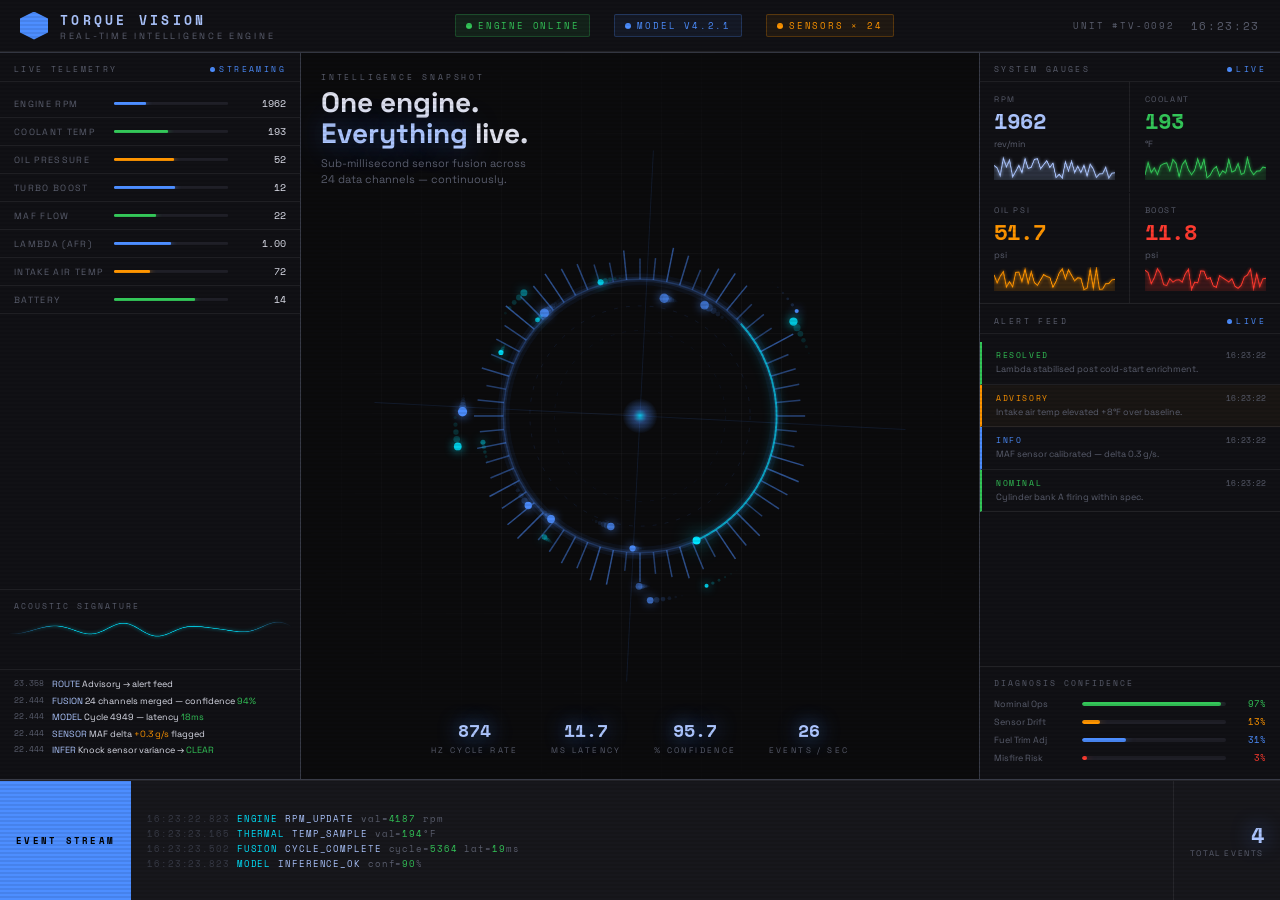
<file: frontend/public/torque-vision.html>
<!DOCTYPE html>
<html lang="en">
<head>
<meta charset="UTF-8">
<meta name="viewport" content="width=device-width, initial-scale=1.0">
<title>TORQUE VISION — Live Intelligence Engine</title>
<link href="https://fonts.googleapis.com/css2?family=Space+Grotesk:wght@300;400;500;600;700&family=Space+Mono:wght@400;700&display=swap" rel="stylesheet">
<style>
/* ─── RESET & BASE ─────────────────────────────────────────────────── */
*, *::before, *::after { margin: 0; padding: 0; box-sizing: border-box; }

:root {
  --ink:      #0B0B0D;
  --ink-2:    #111115;
  --ink-3:    #17171C;
  --ink-4:    #1F1F27;
  --glass:    rgba(255,255,255,0.035);
  --rim:      rgba(255,255,255,0.07);
  --rim-hi:   rgba(255,255,255,0.13);
  --blue:     #4D8EFF;
  --blue-lo:  #1A3D80;
  --blue-hi:  #ADC6FF;
  --cyan:     #00E5FF;
  --amber:    #FF9500;
  --red:      #FF3B30;
  --green:    #34C759;
  --text:     #E2E4F0;
  --muted:    #5C6070;
  --dim:      #383B47;
}

html, body {
  width: 100%; height: 100%;
  background: var(--ink);
  color: var(--text);
  font-family: 'Space Grotesk', sans-serif;
  overflow: hidden;
}

/* ─── CANVAS BACKGROUND ────────────────────────────────────────────── */
#bg-canvas {
  position: fixed; inset: 0;
  width: 100%; height: 100%;
  pointer-events: none;
  z-index: 0;
}

/* ─── LAYOUT ───────────────────────────────────────────────────────── */
.screen {
  position: relative; z-index: 1;
  width: 100vw; height: 100vh;
  display: grid;
  grid-template-rows: 52px 1fr 120px;
  grid-template-columns: 300px 1fr 300px;
  grid-template-areas:
    "hdr hdr hdr"
    "left core right"
    "feed feed feed";
  gap: 1px;
  background: var(--dim);
}

/* ─── SCANLINE OVERLAY ─────────────────────────────────────────────── */
.screen::after {
  content: '';
  position: fixed; inset: 0; z-index: 100;
  background: repeating-linear-gradient(
    0deg,
    transparent,
    transparent 2px,
    rgba(0,0,0,0.08) 2px,
    rgba(0,0,0,0.08) 4px
  );
  pointer-events: none;
}

/* ─── HEADER ───────────────────────────────────────────────────────── */
header {
  grid-area: hdr;
  background: var(--ink-2);
  display: flex; align-items: center; justify-content: space-between;
  padding: 0 20px;
  border-bottom: 1px solid var(--rim);
}

.hdr-brand {
  display: flex; align-items: center; gap: 12px;
}

.hdr-logo {
  width: 28px; height: 28px;
  background: var(--blue);
  clip-path: polygon(50% 0%, 100% 25%, 100% 75%, 50% 100%, 0% 75%, 0% 25%);
  position: relative;
  animation: logo-pulse 2s ease-in-out infinite;
}

@keyframes logo-pulse {
  0%,100% { box-shadow: 0 0 0 0 rgba(77,142,255,0.4); }
  50%      { box-shadow: 0 0 0 8px rgba(77,142,255,0); }
}

.hdr-title {
  font-family: 'Space Mono', monospace;
  font-size: 13px; font-weight: 700;
  letter-spacing: 0.25em;
  color: var(--blue-hi);
}

.hdr-sub {
  font-size: 9px; letter-spacing: 0.3em;
  color: var(--muted); text-transform: uppercase;
}

.hdr-center {
  display: flex; align-items: center; gap: 24px;
}

.status-pill {
  display: flex; align-items: center; gap: 6px;
  padding: 4px 10px;
  background: rgba(52,199,89,0.1);
  border: 1px solid rgba(52,199,89,0.25);
  border-radius: 2px;
  font-family: 'Space Mono', monospace;
  font-size: 9px; letter-spacing: 0.2em;
  color: var(--green);
  text-transform: uppercase;
}

.dot {
  width: 6px; height: 6px; border-radius: 50%;
  background: var(--green);
  animation: blink 1.2s ease-in-out infinite;
}
.dot.amber { background: var(--amber); animation-delay: .3s; }
.dot.blue  { background: var(--blue);  animation-delay: .6s; }

@keyframes blink {
  0%,100% { opacity: 1; }
  50%      { opacity: 0.2; }
}

.hdr-time {
  font-family: 'Space Mono', monospace;
  font-size: 11px; color: var(--muted);
  letter-spacing: 0.15em;
}

.hdr-right {
  display: flex; align-items: center; gap: 16px;
}

.badge {
  font-family: 'Space Mono', monospace;
  font-size: 9px; letter-spacing: 0.2em;
  color: var(--muted); text-transform: uppercase;
}

/* ─── PANEL BASE ───────────────────────────────────────────────────── */
.panel {
  background: var(--ink-2);
  position: relative; overflow: hidden;
}

.panel-label {
  font-family: 'Space Mono', monospace;
  font-size: 8px; letter-spacing: 0.3em;
  text-transform: uppercase; color: var(--muted);
  padding: 10px 14px 6px;
  border-bottom: 1px solid var(--rim);
  display: flex; align-items: center; justify-content: space-between;
}

.panel-label .live-badge {
  display: flex; align-items: center; gap: 4px;
  font-size: 8px; color: var(--blue);
}

/* ─── LEFT PANEL ───────────────────────────────────────────────────── */
.left-panel {
  grid-area: left;
  display: flex; flex-direction: column;
}

/* Telemetry rows */
.telemetry-list {
  flex: 1; overflow: hidden;
  padding: 8px 0;
}

.telem-row {
  display: flex; align-items: center;
  padding: 6px 14px;
  border-bottom: 1px solid var(--rim);
  gap: 10px;
  transition: background 0.2s;
}

.telem-row:hover { background: var(--glass); }

.telem-label {
  font-size: 9px; letter-spacing: 0.15em;
  text-transform: uppercase; color: var(--muted);
  width: 90px; flex-shrink: 0;
}

.telem-bar-wrap {
  flex: 1; height: 3px;
  background: var(--ink-4); border-radius: 1px; overflow: hidden;
}

.telem-bar {
  height: 100%; border-radius: 1px;
  background: var(--blue);
  box-shadow: 0 0 6px var(--blue);
  transition: width 0.8s cubic-bezier(.4,0,.2,1);
}
.telem-bar.amber { background: var(--amber); box-shadow: 0 0 6px var(--amber); }
.telem-bar.green { background: var(--green); box-shadow: 0 0 6px var(--green); }

.telem-val {
  font-family: 'Space Mono', monospace;
  font-size: 10px; color: var(--text);
  width: 48px; text-align: right; flex-shrink: 0;
}

/* Waveform canvas */
.wave-wrap {
  height: 80px; border-top: 1px solid var(--rim);
  padding: 8px;
  position: relative;
}

.wave-label {
  position: absolute; top: 10px; left: 14px;
  font-family: 'Space Mono', monospace;
  font-size: 8px; letter-spacing: 0.25em;
  color: var(--muted); text-transform: uppercase;
}

/* Inference stream */
.inference-stream {
  height: 110px; border-top: 1px solid var(--rim);
  padding: 8px 14px; overflow: hidden;
  display: flex; flex-direction: column; gap: 4px;
}

.infer-row {
  display: flex; align-items: flex-start; gap: 8px;
  font-size: 9px; line-height: 1.4;
  animation: slide-in-left 0.3s ease-out;
}

@keyframes slide-in-left {
  from { opacity: 0; transform: translateX(-8px); }
  to   { opacity: 1; transform: translateX(0); }
}

.infer-ts {
  font-family: 'Space Mono', monospace;
  color: var(--muted); flex-shrink: 0; font-size: 8px;
}

.infer-text { color: var(--text); }
.infer-text .hl { color: var(--blue-hi); }
.infer-text .warn { color: var(--amber); }
.infer-text .ok { color: var(--green); }

/* ─── CORE PANEL ───────────────────────────────────────────────────── */
.core-panel {
  grid-area: core;
  display: flex; flex-direction: column; align-items: center; justify-content: center;
  position: relative;
  background: var(--ink);
}

/* Crosshair grid */
.core-panel::before {
  content: '';
  position: absolute; inset: 0;
  background-image:
    linear-gradient(var(--rim) 1px, transparent 1px),
    linear-gradient(90deg, var(--rim) 1px, transparent 1px);
  background-size: 40px 40px;
  opacity: 0.5;
  mask-image: radial-gradient(ellipse 70% 70% at 50% 50%, black 30%, transparent 80%);
}

#core-canvas {
  position: absolute; inset: 0;
  width: 100%; height: 100%;
}

.core-stats-overlay {
  position: absolute; bottom: 24px; left: 0; right: 0;
  display: flex; justify-content: center; gap: 32px;
  pointer-events: none;
}

.cstat {
  display: flex; flex-direction: column; align-items: center; gap: 2px;
}

.cstat-val {
  font-family: 'Space Mono', monospace;
  font-size: 18px; font-weight: 700;
  color: var(--blue-hi);
  text-shadow: 0 0 20px rgba(77,142,255,0.8);
}

.cstat-label {
  font-size: 8px; letter-spacing: 0.3em;
  text-transform: uppercase; color: var(--muted);
}

/* Scan progress arc */
.scan-arc-wrap {
  position: absolute; top: 18px; left: 50%; transform: translateX(-50%);
  display: flex; flex-direction: column; align-items: center; gap: 6px;
}

.scan-status {
  font-family: 'Space Mono', monospace;
  font-size: 9px; letter-spacing: 0.3em;
  text-transform: uppercase;
  color: var(--cyan);
  animation: status-cycle 4s ease-in-out infinite;
}

@keyframes status-cycle {
  0%,20%   { content: ''; }
}

/* ─── RIGHT PANEL ──────────────────────────────────────────────────── */
.right-panel {
  grid-area: right;
  display: flex; flex-direction: column;
}

/* Gauge cluster */
.gauge-cluster {
  display: grid; grid-template-columns: 1fr 1fr;
  gap: 1px; border-bottom: 1px solid var(--rim);
}

.gauge-cell {
  padding: 12px 14px;
  background: var(--ink-2);
  display: flex; flex-direction: column; gap: 6px;
  border-right: 1px solid var(--rim);
}
.gauge-cell:nth-child(2n) { border-right: none; }

.gauge-name {
  font-size: 8px; letter-spacing: 0.2em;
  text-transform: uppercase; color: var(--muted);
}

.gauge-num {
  font-family: 'Space Mono', monospace;
  font-size: 22px; font-weight: 700;
  line-height: 1;
}

.gauge-num.blue  { color: var(--blue-hi); }
.gauge-num.green { color: var(--green);   }
.gauge-num.amber { color: var(--amber);   }
.gauge-num.red   { color: var(--red);     }

.gauge-unit {
  font-size: 9px; color: var(--muted);
}

.gauge-sparkline {
  height: 24px; position: relative;
}

/* Alert feed */
.alert-feed {
  flex: 1; overflow: hidden; padding: 8px 0;
}

.alert-item {
  padding: 7px 14px;
  border-left: 2px solid transparent;
  border-bottom: 1px solid var(--rim);
  display: flex; flex-direction: column; gap: 2px;
  animation: slide-in-right 0.3s ease-out;
}

@keyframes slide-in-right {
  from { opacity: 0; transform: translateX(8px); }
  to   { opacity: 1; transform: translateX(0); }
}

.alert-item.info  { border-left-color: var(--blue); }
.alert-item.warn  { border-left-color: var(--amber); background: rgba(255,149,0,0.04); }
.alert-item.ok    { border-left-color: var(--green); }
.alert-item.crit  { border-left-color: var(--red);   background: rgba(255,59,48,0.04); }

.alert-head {
  display: flex; align-items: center; justify-content: space-between;
}

.alert-tag {
  font-family: 'Space Mono', monospace;
  font-size: 8px; letter-spacing: 0.2em;
  text-transform: uppercase;
}

.alert-time {
  font-family: 'Space Mono', monospace;
  font-size: 8px; color: var(--muted);
}

.alert-body {
  font-size: 9px; color: var(--muted); line-height: 1.5;
}

/* Probability bars */
.prob-section {
  border-top: 1px solid var(--rim); padding: 10px 14px;
}

.prob-title {
  font-family: 'Space Mono', monospace;
  font-size: 8px; letter-spacing: 0.25em;
  text-transform: uppercase; color: var(--muted);
  margin-bottom: 8px;
}

.prob-row {
  display: flex; align-items: center; gap: 8px; margin-bottom: 5px;
}

.prob-label {
  font-size: 9px; color: var(--muted); width: 80px; flex-shrink: 0;
}

.prob-track {
  flex: 1; height: 4px; background: var(--ink-4); border-radius: 2px; overflow: hidden;
}

.prob-fill {
  height: 100%; border-radius: 2px;
  background: linear-gradient(90deg, var(--blue-lo), var(--blue));
  box-shadow: 0 0 8px rgba(77,142,255,0.5);
  transition: width 1.2s cubic-bezier(.4,0,.2,1);
}

.prob-pct {
  font-family: 'Space Mono', monospace;
  font-size: 9px; color: var(--blue-hi); width: 32px; text-align: right;
}

/* ─── BOTTOM FEED ──────────────────────────────────────────────────── */
.feed-bar {
  grid-area: feed;
  background: var(--ink-3);
  border-top: 1px solid var(--rim);
  display: flex; align-items: stretch;
  overflow: hidden;
}

.feed-tag {
  padding: 0 16px;
  background: var(--blue);
  display: flex; align-items: center; justify-content: center;
  flex-shrink: 0;
  font-family: 'Space Mono', monospace;
  font-size: 9px; letter-spacing: 0.25em;
  color: #000; font-weight: 700;
  writing-mode: horizontal-tb;
  text-transform: uppercase;
}

.feed-scroll {
  flex: 1; overflow: hidden;
  display: flex; flex-direction: column; justify-content: center;
  padding: 6px 16px;
  gap: 2px;
}

.feed-line {
  font-family: 'Space Mono', monospace;
  font-size: 9px; letter-spacing: 0.1em;
  white-space: nowrap; overflow: hidden;
  color: var(--muted);
  animation: feed-tick 0.3s ease-out;
}

@keyframes feed-tick {
  from { opacity: 0; transform: translateY(4px); }
  to   { opacity: 1; transform: translateY(0); }
}

.feed-line .ts    { color: var(--dim); }
.feed-line .ev    { color: var(--blue-hi); }
.feed-line .val   { color: var(--green); }
.feed-line .warn  { color: var(--amber); }
.feed-line .node  { color: var(--cyan); }

/* Feed counter */
.feed-counter {
  padding: 0 16px;
  display: flex; flex-direction: column; align-items: flex-end; justify-content: center;
  gap: 2px; flex-shrink: 0;
  border-left: 1px solid var(--rim);
}

.fc-num {
  font-family: 'Space Mono', monospace;
  font-size: 22px; font-weight: 700;
  color: var(--blue-hi);
  text-shadow: 0 0 20px rgba(77,142,255,0.6);
  line-height: 1;
  min-width: 60px; text-align: right;
}

.fc-label {
  font-size: 8px; letter-spacing: 0.2em;
  text-transform: uppercase; color: var(--muted);
}

/* ─── CORNER DECORATORS ────────────────────────────────────────────── */
.corner-deco {
  position: absolute; width: 10px; height: 10px;
  border-color: var(--blue);
  border-style: solid;
  opacity: 0.5;
}
.corner-deco.tl { top: 0; left: 0; border-width: 1px 0 0 1px; }
.corner-deco.tr { top: 0; right: 0; border-width: 1px 1px 0 0; }
.corner-deco.bl { bottom: 0; left: 0; border-width: 0 0 1px 1px; }
.corner-deco.br { bottom: 0; right: 0; border-width: 0 1px 1px 0; }

/* ─── SPARKLINE CANVAS (inline) ────────────────────────────────────── */
.spark { width: 100%; height: 100%; }

/* ─── HERO TEXT OVERLAY ─────────────────────────────────────────────── */
.hero-overlay {
  position: absolute; top: 18px; left: 20px;
  z-index: 2; pointer-events: none;
}

.hero-label {
  font-family: 'Space Mono', monospace;
  font-size: 8px; letter-spacing: 0.35em;
  text-transform: uppercase; color: var(--muted);
  margin-bottom: 4px;
}

.hero-title {
  font-family: 'Space Grotesk', sans-serif;
  font-size: 28px; font-weight: 700; line-height: 1.1;
  color: var(--text);
}

.hero-title em {
  font-style: normal;
  color: var(--blue-hi);
  text-shadow: 0 0 30px rgba(77,142,255,0.5);
}

.hero-sub {
  font-size: 11px; color: var(--muted); margin-top: 6px;
  max-width: 220px; line-height: 1.5;
}

/* ─── RADIAL CONFIDENCE ─────────────────────────────────────────────── */
.radial-wrap {
  position: absolute; bottom: 50px; left: 20px; z-index: 2;
  pointer-events: none;
}

.radial-title {
  font-family: 'Space Mono', monospace;
  font-size: 8px; letter-spacing: 0.25em;
  color: var(--muted); text-transform: uppercase;
  margin-bottom: 8px;
}

.radial-row {
  display: flex; align-items: center; gap: 8px; margin-bottom: 5px;
}

.radial-dot {
  width: 6px; height: 6px; border-radius: 50%;
  flex-shrink: 0;
}

.radial-name {
  font-size: 9px; color: var(--muted); width: 80px;
}

.radial-arc {
  width: 80px; height: 4px; background: var(--ink-4);
  border-radius: 2px; overflow: hidden;
}

.radial-arc-fill {
  height: 100%; border-radius: 2px;
  transition: width 1s ease-in-out;
}

.radial-pct {
  font-family: 'Space Mono', monospace;
  font-size: 9px; width: 32px; text-align: right;
}

</style>
</head>
<body>

<!-- Neural net background -->
<canvas id="bg-canvas"></canvas>

<div class="screen">

  <!-- ── HEADER ── -->
  <header>
    <div class="hdr-brand">
      <div class="hdr-logo"></div>
      <div>
        <div class="hdr-title">TORQUE VISION</div>
        <div class="hdr-sub">Real-Time Intelligence Engine</div>
      </div>
    </div>

    <div class="hdr-center">
      <div class="status-pill">
        <span class="dot"></span>
        ENGINE ONLINE
      </div>
      <div class="status-pill" style="border-color:rgba(77,142,255,0.25);background:rgba(77,142,255,0.08);color:var(--blue)">
        <span class="dot blue"></span>
        MODEL v4.2.1
      </div>
      <div class="status-pill" style="border-color:rgba(255,149,0,0.25);background:rgba(255,149,0,0.07);color:var(--amber)">
        <span class="dot amber"></span>
        SENSORS × 24
      </div>
    </div>

    <div class="hdr-right">
      <span class="badge">UNIT #TV-0092</span>
      <div class="hdr-time" id="hdr-clock">--:--:--</div>
    </div>
  </header>

  <!-- ── LEFT PANEL ── -->
  <div class="panel left-panel">
    <div class="panel-label">
      Live Telemetry
      <span class="live-badge"><span class="dot blue" style="width:5px;height:5px;"></span>STREAMING</span>
    </div>

    <div class="telemetry-list" id="telem-list">
      <!-- populated by JS -->
    </div>

    <div class="wave-wrap">
      <div class="wave-label">Acoustic Signature</div>
      <canvas id="wave-canvas" style="width:100%;height:100%;"></canvas>
    </div>

    <div class="inference-stream" id="infer-stream">
      <!-- populated by JS -->
    </div>
  </div>

  <!-- ── CORE PANEL ── -->
  <div class="panel core-panel">
    <canvas id="core-canvas"></canvas>

    <div class="hero-overlay">
      <div class="hero-label">Intelligence Snapshot</div>
      <div class="hero-title">One engine.<br><em>Everything</em> live.</div>
      <div class="hero-sub">Sub-millisecond sensor fusion across 24 data channels — continuously.</div>
    </div>

    <div class="core-stats-overlay">
      <div class="cstat">
        <div class="cstat-val" id="cs-hz">—</div>
        <div class="cstat-label">Hz cycle rate</div>
      </div>
      <div class="cstat">
        <div class="cstat-val" id="cs-lat">—</div>
        <div class="cstat-label">ms latency</div>
      </div>
      <div class="cstat">
        <div class="cstat-val" id="cs-conf">—</div>
        <div class="cstat-label">% confidence</div>
      </div>
      <div class="cstat">
        <div class="cstat-val" id="cs-evt">—</div>
        <div class="cstat-label">events / sec</div>
      </div>
    </div>
  </div>

  <!-- ── RIGHT PANEL ── -->
  <div class="panel right-panel">
    <div class="panel-label">
      System Gauges
      <span class="live-badge"><span class="dot blue" style="width:5px;height:5px;"></span>LIVE</span>
    </div>

    <div class="gauge-cluster">
      <div class="gauge-cell">
        <div class="gauge-name">RPM</div>
        <div class="gauge-num blue" id="g-rpm">—</div>
        <div class="gauge-unit">rev/min</div>
        <div class="gauge-sparkline"><canvas class="spark" id="sp-rpm"></canvas></div>
      </div>
      <div class="gauge-cell">
        <div class="gauge-name">Coolant</div>
        <div class="gauge-num green" id="g-temp">—</div>
        <div class="gauge-unit">°F</div>
        <div class="gauge-sparkline"><canvas class="spark" id="sp-temp"></canvas></div>
      </div>
      <div class="gauge-cell">
        <div class="gauge-name">Oil PSI</div>
        <div class="gauge-num amber" id="g-oil">—</div>
        <div class="gauge-unit">psi</div>
        <div class="gauge-sparkline"><canvas class="spark" id="sp-oil"></canvas></div>
      </div>
      <div class="gauge-cell">
        <div class="gauge-name">Boost</div>
        <div class="gauge-num red" id="g-boost">—</div>
        <div class="gauge-unit">psi</div>
        <div class="gauge-sparkline"><canvas class="spark" id="sp-boost"></canvas></div>
      </div>
    </div>

    <div class="panel-label" style="margin-top:1px;">
      Alert Feed
      <span class="live-badge"><span class="dot blue" style="width:5px;height:5px;"></span>LIVE</span>
    </div>

    <div class="alert-feed" id="alert-feed">
      <!-- populated by JS -->
    </div>

    <div class="prob-section">
      <div class="prob-title">Diagnosis Confidence</div>
      <div id="prob-rows"><!-- JS --></div>
    </div>
  </div>

  <!-- ── BOTTOM FEED ── -->
  <div class="feed-bar">
    <div class="feed-tag">EVENT STREAM</div>
    <div class="feed-scroll" id="feed-scroll">
      <!-- JS -->
    </div>
    <div class="feed-counter">
      <div class="fc-num" id="fc-num">0</div>
      <div class="fc-label">total events</div>
    </div>
  </div>

</div>

<script>
/* ──────────────────────────────────────────────────────────────
   UTILITIES
────────────────────────────────────────────────────────────── */
const rand  = (a, b) => a + Math.random() * (b - a);
const irand = (a, b) => Math.floor(rand(a, b + 1));
const clamp = (v, lo, hi) => Math.max(lo, Math.min(hi, v));
const lerp  = (a, b, t) => a + (b - a) * t;

const $ = (sel, ctx = document) => ctx.querySelector(sel);
const $$ = (sel, ctx = document) => [...ctx.querySelectorAll(sel)];

/* ──────────────────────────────────────────────────────────────
   CLOCK
────────────────────────────────────────────────────────────── */
function tickClock() {
  const now = new Date();
  const pad = n => String(n).padStart(2, '0');
  $('#hdr-clock').textContent =
    `${pad(now.getHours())}:${pad(now.getMinutes())}:${pad(now.getSeconds())}`;
}
setInterval(tickClock, 1000);
tickClock();

/* ──────────────────────────────────────────────────────────────
   BACKGROUND — NEURAL MESH
────────────────────────────────────────────────────────────── */
(function initBg() {
  const canvas = $('#bg-canvas');
  const ctx = canvas.getContext('2d');
  let W, H, nodes;

  function resize() {
    W = canvas.width  = innerWidth;
    H = canvas.height = innerHeight;
    nodes = Array.from({ length: 55 }, () => ({
      x: rand(0, W), y: rand(0, H),
      vx: rand(-0.3, 0.3), vy: rand(-0.3, 0.3),
      r: rand(1.5, 3),
      pulse: rand(0, Math.PI * 2),
    }));
  }

  function draw(t) {
    ctx.clearRect(0, 0, W, H);

    // Update
    for (const n of nodes) {
      n.x += n.vx; n.y += n.vy;
      n.pulse += 0.02;
      if (n.x < 0 || n.x > W) n.vx *= -1;
      if (n.y < 0 || n.y > H) n.vy *= -1;
    }

    // Edges
    for (let i = 0; i < nodes.length; i++) {
      for (let j = i + 1; j < nodes.length; j++) {
        const dx = nodes[i].x - nodes[j].x;
        const dy = nodes[i].y - nodes[j].y;
        const dist = Math.sqrt(dx * dx + dy * dy);
        if (dist < 160) {
          const alpha = (1 - dist / 160) * 0.12;
          ctx.strokeStyle = `rgba(77,142,255,${alpha})`;
          ctx.lineWidth = 0.5;
          ctx.beginPath();
          ctx.moveTo(nodes[i].x, nodes[i].y);
          ctx.lineTo(nodes[j].x, nodes[j].y);
          ctx.stroke();
        }
      }
    }

    // Nodes
    for (const n of nodes) {
      const glow = 0.3 + 0.2 * Math.sin(n.pulse);
      ctx.beginPath();
      ctx.arc(n.x, n.y, n.r, 0, Math.PI * 2);
      ctx.fillStyle = `rgba(77,142,255,${glow})`;
      ctx.fill();
    }

    requestAnimationFrame(draw);
  }

  window.addEventListener('resize', resize);
  resize();
  requestAnimationFrame(draw);
})();

/* ──────────────────────────────────────────────────────────────
   CORE CANVAS — ORBITAL RING ENGINE
────────────────────────────────────────────────────────────── */
(function initCore() {
  const canvas = $('#core-canvas');
  const ctx = canvas.getContext('2d');
  let W, H, t = 0;

  // Data packets orbiting the ring
  const packets = Array.from({ length: 20 }, (_, i) => ({
    orbit: rand(0.6, 1.0),   // fraction of ring radius
    angle: rand(0, Math.PI * 2),
    speed: rand(0.004, 0.015) * (Math.random() > 0.5 ? 1 : -1),
    size:  rand(2, 5),
    alpha: rand(0.4, 1),
    color: Math.random() > 0.7 ? '#00E5FF' : '#4D8EFF',
  }));

  // Radial data "spokes" sampling values
  const spokeCount = 64;
  const spokeData  = Array.from({ length: spokeCount }, () => rand(0.2, 1));

  function resize() {
    const rect = canvas.parentElement.getBoundingClientRect();
    W = canvas.width  = rect.width;
    H = canvas.height = rect.height;
  }

  function easeSpokes() {
    for (let i = 0; i < spokeCount; i++) {
      const target = rand(0.1, 1);
      spokeData[i] = lerp(spokeData[i], target, 0.04);
    }
  }

  function draw() {
    t += 0.012;
    ctx.clearRect(0, 0, W, H);

    const cx = W / 2, cy = H / 2;
    const R = Math.min(W, H) * 0.28;

    easeSpokes();

    /* — Radial equaliser — */
    ctx.save();
    const angleStep = (Math.PI * 2) / spokeCount;
    for (let i = 0; i < spokeCount; i++) {
      const a = i * angleStep;
      const inner = R * 0.72;
      const outer = R * 0.72 + spokeData[i] * R * 0.26;
      const alpha = 0.15 + spokeData[i] * 0.55;
      ctx.strokeStyle = `rgba(77,142,255,${alpha})`;
      ctx.lineWidth = 1.5;
      ctx.beginPath();
      ctx.moveTo(cx + Math.cos(a) * inner, cy + Math.sin(a) * inner);
      ctx.lineTo(cx + Math.cos(a) * outer, cy + Math.sin(a) * outer);
      ctx.stroke();
    }
    ctx.restore();

    /* — Ring glow (multiple passes for bloom) — */
    for (let pass = 0; pass < 3; pass++) {
      const alpha = [0.06, 0.12, 0.22][pass];
      const width = [12, 5, 1.5][pass];
      ctx.beginPath();
      ctx.arc(cx, cy, R * 0.72, 0, Math.PI * 2);
      ctx.strokeStyle = `rgba(77,142,255,${alpha})`;
      ctx.lineWidth = width;
      ctx.stroke();
    }

    /* — Rotating scan arc — */
    const arcLen = Math.PI * 0.6;
    const arcAngle = t * 0.8;
    const grad = ctx.createConicalGradient
      ? null  // not universally supported
      : null;

    ctx.save();
    ctx.translate(cx, cy);
    ctx.rotate(arcAngle);
    ctx.beginPath();
    ctx.arc(0, 0, R * 0.72, -arcLen / 2, arcLen / 2);
    ctx.strokeStyle = 'rgba(0,229,255,0.6)';
    ctx.lineWidth = 2;
    ctx.shadowColor = 'rgba(0,229,255,1)';
    ctx.shadowBlur = 12;
    ctx.stroke();
    ctx.restore();

    /* — Scan head dot — */
    ctx.save();
    const headX = cx + Math.cos(arcAngle + arcLen / 2) * R * 0.72;
    const headY = cy + Math.sin(arcAngle + arcLen / 2) * R * 0.72;
    ctx.beginPath();
    ctx.arc(headX, headY, 4, 0, Math.PI * 2);
    ctx.fillStyle = 'rgba(0,229,255,1)';
    ctx.shadowColor = '#00E5FF';
    ctx.shadowBlur = 20;
    ctx.fill();
    ctx.restore();

    /* — Inner concentric rings — */
    [0.45, 0.58].forEach((f, i) => {
      ctx.beginPath();
      ctx.arc(cx, cy, R * f, 0, Math.PI * 2);
      ctx.strokeStyle = `rgba(77,142,255,${0.06 + i * 0.04})`;
      ctx.lineWidth = 1;
      ctx.setLineDash([4, 8]);
      ctx.stroke();
      ctx.setLineDash([]);
    });

    /* — Core pulse — */
    const pulse = 0.6 + 0.4 * Math.sin(t * 1.8);
    const coreR = R * 0.12 * pulse;
    const g = ctx.createRadialGradient(cx, cy, 0, cx, cy, coreR);
    g.addColorStop(0, 'rgba(0,229,255,0.9)');
    g.addColorStop(0.4, 'rgba(77,142,255,0.4)');
    g.addColorStop(1, 'rgba(77,142,255,0)');
    ctx.beginPath();
    ctx.arc(cx, cy, coreR, 0, Math.PI * 2);
    ctx.fillStyle = g;
    ctx.fill();

    /* — Cross-hair lines — */
    ctx.save();
    ctx.translate(cx, cy);
    ctx.rotate(t * 0.2);
    for (let a = 0; a < 4; a++) {
      const angle = (a / 4) * Math.PI * 2;
      ctx.strokeStyle = 'rgba(77,142,255,0.12)';
      ctx.lineWidth = 1;
      ctx.beginPath();
      ctx.moveTo(0, 0);
      ctx.lineTo(Math.cos(angle) * R * 1.4, Math.sin(angle) * R * 1.4);
      ctx.stroke();
    }
    ctx.restore();

    /* — Orbiting data packets — */
    for (const p of packets) {
      p.angle += p.speed;
      const r = R * p.orbit;
      const px = cx + Math.cos(p.angle) * r;
      const py = cy + Math.sin(p.angle) * r;

      ctx.save();
      ctx.beginPath();
      ctx.arc(px, py, p.size, 0, Math.PI * 2);
      ctx.fillStyle = p.color;
      ctx.globalAlpha = p.alpha;
      ctx.shadowColor = p.color;
      ctx.shadowBlur = 10;
      ctx.fill();
      ctx.restore();

      /* tail */
      ctx.save();
      ctx.globalAlpha = 0.25;
      for (let j = 1; j <= 5; j++) {
        const ta = p.angle - p.speed * j * 3;
        const tx = cx + Math.cos(ta) * r;
        const ty = cy + Math.sin(ta) * r;
        ctx.beginPath();
        ctx.arc(tx, ty, p.size * (1 - j * 0.15), 0, Math.PI * 2);
        ctx.fillStyle = p.color;
        ctx.globalAlpha = 0.25 * (1 - j / 6);
        ctx.fill();
      }
      ctx.restore();
    }

    requestAnimationFrame(draw);
  }

  window.addEventListener('resize', () => { resize(); });
  resize();
  requestAnimationFrame(draw);
})();

/* ──────────────────────────────────────────────────────────────
   WAVEFORM
────────────────────────────────────────────────────────────── */
(function initWave() {
  const canvas = $('#wave-canvas');
  const ctx = canvas.getContext('2d');
  let W, H, t = 0;
  let freqs = Array.from({ length: 8 }, () => rand(0.5, 4));

  function resize() {
    const rect = canvas.parentElement.getBoundingClientRect();
    W = canvas.width  = rect.width  * 2;
    H = canvas.height = rect.height * 2;
    canvas.style.width  = '100%';
    canvas.style.height = '100%';
  }

  function draw() {
    t += 0.04;
    ctx.clearRect(0, 0, W, H);

    const pts = 200;
    ctx.beginPath();
    for (let i = 0; i <= pts; i++) {
      const x = (i / pts) * W;
      let y = H / 2;
      for (let f = 0; f < freqs.length; f++) {
        y += Math.sin(i * freqs[f] * 0.05 + t + f) * (H * 0.06) / (f + 1);
      }
      i === 0 ? ctx.moveTo(x, y) : ctx.lineTo(x, y);
    }

    const grad = ctx.createLinearGradient(0, 0, W, 0);
    grad.addColorStop(0, 'rgba(77,142,255,0)');
    grad.addColorStop(0.2, 'rgba(0,229,255,0.8)');
    grad.addColorStop(0.8, 'rgba(0,229,255,0.8)');
    grad.addColorStop(1, 'rgba(77,142,255,0)');

    ctx.strokeStyle = grad;
    ctx.lineWidth = 2;
    ctx.shadowColor = '#00E5FF';
    ctx.shadowBlur = 8;
    ctx.stroke();

    // Drift freqs slowly
    if (Math.random() < 0.02) {
      const idx = irand(0, freqs.length - 1);
      freqs[idx] = rand(0.3, 5);
    }

    requestAnimationFrame(draw);
  }

  window.addEventListener('resize', resize);
  resize();
  requestAnimationFrame(draw);
})();

/* ──────────────────────────────────────────────────────────────
   SPARKLINES (right panel)
────────────────────────────────────────────────────────────── */
const sparkState = {
  rpm:   { data: [], color: '#ADC6FF', range: [600, 5500] },
  temp:  { data: [], color: '#34C759', range: [165, 220] },
  oil:   { data: [], color: '#FF9500', range: [30, 75] },
  boost: { data: [], color: '#FF3B30', range: [0, 22] },
};

(function initSparks() {
  Object.keys(sparkState).forEach(key => {
    const s = sparkState[key];
    for (let i = 0; i < 40; i++) s.data.push(rand(s.range[0], s.range[1]));
    drawSpark(key);
  });
})();

function drawSpark(key) {
  const s = sparkState[key];
  const canvas = $(`#sp-${key}`);
  if (!canvas) return;
  const rect = canvas.parentElement.getBoundingClientRect();
  canvas.width  = rect.width  * 2;
  canvas.height = rect.height * 2;
  canvas.style.width  = '100%';
  canvas.style.height = '100%';

  const ctx = canvas.getContext('2d');
  const W = canvas.width, H = canvas.height;
  ctx.clearRect(0, 0, W, H);

  const [lo, hi] = s.range;
  const pts = s.data.slice(-40);

  ctx.beginPath();
  pts.forEach((v, i) => {
    const x = (i / (pts.length - 1)) * W;
    const y = H - ((v - lo) / (hi - lo)) * H * 0.9 - H * 0.05;
    i === 0 ? ctx.moveTo(x, y) : ctx.lineTo(x, y);
  });
  ctx.strokeStyle = s.color;
  ctx.lineWidth = 2;
  ctx.shadowColor = s.color;
  ctx.shadowBlur = 6;
  ctx.stroke();

  // Fill under
  ctx.lineTo(W, H); ctx.lineTo(0, H); ctx.closePath();
  ctx.fillStyle = s.color + '18';
  ctx.fill();
}

/* ──────────────────────────────────────────────────────────────
   LIVE DATA — TELEMETRY ROWS
────────────────────────────────────────────────────────────── */
const TELEMS = [
  { id: 'rpm',    label: 'Engine RPM',     unit: 'rpm',  val: 1800, min: 600,  max: 5500, color: 'blue' },
  { id: 'temp',   label: 'Coolant Temp',   unit: '°F',   val: 192,  min: 160,  max: 230,  color: 'green' },
  { id: 'oil',    label: 'Oil Pressure',   unit: 'psi',  val: 52,   min: 20,   max: 80,   color: 'amber' },
  { id: 'boost',  label: 'Turbo Boost',    unit: 'psi',  val: 12,   min: 0,    max: 22,   color: 'blue' },
  { id: 'maf',    label: 'MAF Flow',       unit: 'g/s',  val: 22,   min: 0,    max: 60,   color: 'green' },
  { id: 'lambda', label: 'Lambda (AFR)',    unit: 'λ',    val: 1.01, min: 0.7,  max: 1.3,  color: 'blue' },
  { id: 'iat',    label: 'Intake Air Temp', unit: '°F',  val: 78,   min: 40,   max: 140,  color: 'amber' },
  { id: 'bat',    label: 'Battery',         unit: 'V',   val: 14.2, min: 11,   max: 15.5, color: 'green' },
];

(function buildTelemRows() {
  const list = $('#telem-list');
  TELEMS.forEach(t => {
    const pct = ((t.val - t.min) / (t.max - t.min)) * 100;
    const row = document.createElement('div');
    row.className = 'telem-row';
    row.id = `tr-${t.id}`;
    row.innerHTML = `
      <div class="telem-label">${t.label}</div>
      <div class="telem-bar-wrap">
        <div class="telem-bar ${t.color}" id="tb-${t.id}" style="width:${pct}%"></div>
      </div>
      <div class="telem-val" id="tv-${t.id}">${t.val.toFixed(t.id==='lambda'?2:0)}</div>`;
    list.appendChild(row);
  });
})();

/* ──────────────────────────────────────────────────────────────
   LIVE DATA — GAUGES
────────────────────────────────────────────────────────────── */
const gaugeState = {
  rpm:   1800,
  temp:  192,
  oil:   52,
  boost: 12,
};

/* ──────────────────────────────────────────────────────────────
   LIVE DATA — PROBABILITY ROWS
────────────────────────────────────────────────────────────── */
const PROBS = [
  { label: 'Nominal Ops',    val: 94, color: '#34C759' },
  { label: 'Sensor Drift',   val: 12, color: '#FF9500' },
  { label: 'Fuel Trim Adj',  val: 31, color: '#4D8EFF' },
  { label: 'Misfire Risk',   val:  4, color: '#FF3B30' },
];

(function buildProbs() {
  const wrap = $('#prob-rows');
  PROBS.forEach((p, i) => {
    const row = document.createElement('div');
    row.className = 'prob-row';
    row.innerHTML = `
      <div class="prob-label">${p.label}</div>
      <div class="prob-track">
        <div class="prob-fill" id="pf-${i}" style="width:${p.val}%;background:${p.color};box-shadow:0 0 8px ${p.color}80"></div>
      </div>
      <div class="prob-pct" id="pp-${i}" style="color:${p.color}">${p.val}%</div>`;
    wrap.appendChild(row);
  });
})();

/* ──────────────────────────────────────────────────────────────
   LIVE DATA — ALERT FEED
────────────────────────────────────────────────────────────── */
const ALERTS = [
  { type: 'ok',   tag: 'NOMINAL',  body: 'Cylinder bank A firing within spec.' },
  { type: 'info', tag: 'INFO',     body: 'MAF sensor calibrated — delta 0.3 g/s.' },
  { type: 'warn', tag: 'ADVISORY', body: 'Intake air temp elevated +8°F over baseline.' },
  { type: 'ok',   tag: 'RESOLVED', body: 'Lambda stabilised post cold-start enrichment.' },
  { type: 'info', tag: 'MODEL',    body: 'Inference cycle 4,211 completed — 14ms.' },
  { type: 'warn', tag: 'WATCH',    body: 'Oil pressure variance ±3 psi over last 120s.' },
  { type: 'crit', tag: 'ALERT',    body: 'Knock sensor B reading 1.4× threshold — logged.' },
  { type: 'ok',   tag: 'CLEAR',    body: 'Fuel injector rail pressure holding 2,200 psi.' },
];

let alertIdx = 0;
const alertFeed = $('#alert-feed');

function pushAlert() {
  const a = ALERTS[alertIdx % ALERTS.length];
  alertIdx++;
  const now = new Date();
  const ts = `${String(now.getHours()).padStart(2,'0')}:${String(now.getMinutes()).padStart(2,'0')}:${String(now.getSeconds()).padStart(2,'0')}`;
  const el = document.createElement('div');
  el.className = `alert-item ${a.type}`;
  const tagColor = { ok:'#34C759', info:'#4D8EFF', warn:'#FF9500', crit:'#FF3B30' }[a.type];
  el.innerHTML = `
    <div class="alert-head">
      <span class="alert-tag" style="color:${tagColor}">${a.tag}</span>
      <span class="alert-time">${ts}</span>
    </div>
    <div class="alert-body">${a.body}</div>`;
  alertFeed.prepend(el);
  // Trim to 6
  while (alertFeed.children.length > 6) alertFeed.removeChild(alertFeed.lastChild);
}
// Initial populate
for (let i = 0; i < 4; i++) pushAlert();
setInterval(pushAlert, 3800);

/* ──────────────────────────────────────────────────────────────
   LIVE DATA — INFERENCE STREAM (left panel bottom)
────────────────────────────────────────────────────────────── */
const INFER_MSGS = [
  () => `<span class="hl">INFER</span> Knock sensor variance → <span class="ok">CLEAR</span>`,
  () => `<span class="hl">SENSOR</span> MAF delta <span class="warn">+0.3 g/s</span> flagged`,
  () => `<span class="hl">MODEL</span> Cycle ${irand(4000,5999)} — latency <span class="ok">${irand(9,18)}ms</span>`,
  () => `<span class="hl">FUSION</span> 24 channels merged — confidence <span class="ok">${irand(90,99)}%</span>`,
  () => `<span class="hl">ROUTE</span> Advisory → alert feed`,
  () => `<span class="hl">TRIM</span> Fuel enrichment delta <span class="ok">nominal</span>`,
  () => `<span class="hl">CAL</span> Throttle position sensor re-zeroed`,
  () => `<span class="hl">EVT</span> <span class="warn">Boost</span> peak logged — ${(rand(12,18)).toFixed(1)} psi`,
];

let inferIdx = 0;
const inferStream = $('#infer-stream');

function pushInfer() {
  const now = new Date();
  const ts = `${String(now.getSeconds()).padStart(2,'0')}.${String(now.getMilliseconds()).padStart(3,'0')}`;
  const el = document.createElement('div');
  el.className = 'infer-row';
  el.innerHTML = `
    <span class="infer-ts">${ts}</span>
    <span class="infer-text">${INFER_MSGS[inferIdx % INFER_MSGS.length]()}</span>`;
  inferIdx++;
  inferStream.prepend(el);
  while (inferStream.children.length > 5) inferStream.removeChild(inferStream.lastChild);
}
for (let i = 0; i < 4; i++) pushInfer();
setInterval(pushInfer, 900);

/* ──────────────────────────────────────────────────────────────
   LIVE DATA — BOTTOM EVENT STREAM
────────────────────────────────────────────────────────────── */
const FEED_TEMPLATES = [
  (ts) => `<span class="ts">${ts}</span>  <span class="node">ENGINE</span>   <span class="ev">RPM_UPDATE</span>       val=<span class="val">${irand(1600,4800)}</span> rpm`,
  (ts) => `<span class="ts">${ts}</span>  <span class="node">THERMAL</span>  <span class="ev">TEMP_SAMPLE</span>      val=<span class="val">${irand(185,215)}</span>°F`,
  (ts) => `<span class="ts">${ts}</span>  <span class="node">FUSION</span>   <span class="ev">CYCLE_COMPLETE</span>   cycle=<span class="val">${irand(4100,5800)}</span>  lat=<span class="val">${irand(8,20)}</span>ms`,
  (ts) => `<span class="ts">${ts}</span>  <span class="node">MODEL</span>    <span class="ev">INFERENCE_OK</span>     conf=<span class="val">${irand(90,99)}</span>%`,
  (ts) => `<span class="ts">${ts}</span>  <span class="node">OIL</span>      <span class="ev">PSI_SAMPLE</span>       val=<span class="val">${irand(40,70)}</span> psi`,
  (ts) => `<span class="ts">${ts}</span>  <span class="node">BOOST</span>    <span class="ev">TURBO_READING</span>    val=<span class="warn">${(rand(10,18)).toFixed(1)}</span> psi`,
  (ts) => `<span class="ts">${ts}</span>  <span class="node">LAMBDA</span>   <span class="ev">AFR_SNAPSHOT</span>     λ=<span class="val">${(rand(0.97,1.04)).toFixed(3)}</span>`,
  (ts) => `<span class="ts">${ts}</span>  <span class="node">SENSOR</span>   <span class="ev">MAF_DELTA</span>        Δ=<span class="warn">+${(rand(0,0.8)).toFixed(2)}</span> g/s`,
  (ts) => `<span class="ts">${ts}</span>  <span class="node">KNOCK</span>    <span class="ev">SENSOR_A_OK</span>      amp=<span class="val">${(rand(0.1,0.6)).toFixed(2)}</span>`,
  (ts) => `<span class="ts">${ts}</span>  <span class="node">BATTERY</span>  <span class="ev">VOLTAGE_SAMPLE</span>   val=<span class="val">${(rand(13.8,14.6)).toFixed(1)}</span>V`,
];

let feedTpl = 0;
let totalEvents = 0;
const feedScroll  = $('#feed-scroll');
const fcNum       = $('#fc-num');

function pushFeedLine() {
  const now  = new Date();
  const ts   = `${String(now.getHours()).padStart(2,'0')}:${String(now.getMinutes()).padStart(2,'0')}:${String(now.getSeconds()).padStart(2,'0')}.${String(now.getMilliseconds()).padStart(3,'0')}`;
  const tmpl = FEED_TEMPLATES[feedTpl % FEED_TEMPLATES.length];
  feedTpl++;
  totalEvents++;

  const el = document.createElement('div');
  el.className = 'feed-line';
  el.innerHTML = tmpl(ts);
  feedScroll.appendChild(el);

  while (feedScroll.children.length > 4) feedScroll.removeChild(feedScroll.firstChild);

  fcNum.textContent = totalEvents.toLocaleString();
}
setInterval(pushFeedLine, 340);

/* ──────────────────────────────────────────────────────────────
   LIVE DATA — UPDATE LOOP (telemetry, gauges, core stats)
────────────────────────────────────────────────────────────── */
const targets = {};
TELEMS.forEach(t => { targets[t.id] = t.val; });

function driftTarget(key, cfg) {
  const cur = targets[key];
  const step = (cfg.max - cfg.min) * rand(0.01, 0.04);
  const dir  = Math.random() > 0.5 ? 1 : -1;
  targets[key] = clamp(cur + dir * step, cfg.min, cfg.max);
}

function updateTelemetry() {
  TELEMS.forEach(t => {
    driftTarget(t.id, t);
    const val = targets[t.id];
    const pct = ((val - t.min) / (t.max - t.min)) * 100;
    const bar = $(`#tb-${t.id}`);
    const txt = $(`#tv-${t.id}`);
    if (bar) bar.style.width = pct + '%';
    if (txt) txt.textContent = val.toFixed(t.id === 'lambda' ? 2 : 0) + (t.id==='lambda'?'':' ');
  });
}

function updateGauges() {
  const keys = ['rpm', 'temp', 'oil', 'boost'];
  keys.forEach(k => {
    const el = $(`#g-${k}`);
    if (!el) return;
    const val = targets[k] || gaugeState[k];
    const s = sparkState[k];
    let display;
    if (k === 'rpm')   display = Math.round(val);
    else if (k === 'temp') display = Math.round(val);
    else display = val.toFixed(1);
    el.textContent = display;

    // Update sparkline data
    if (s) {
      s.data.push(val);
      if (s.data.length > 50) s.data.shift();
      drawSpark(k);
    }
  });
}

let hz = 847, lat = 12, conf = 96, evtRate = 24;
function updateCoreStats() {
  hz      = clamp(hz + irand(-15, 20), 750, 1024);
  lat     = clamp(lat + rand(-0.8, 0.8), 8, 22);
  conf    = clamp(conf + rand(-0.5, 0.3), 88, 99.9);
  evtRate = clamp(evtRate + irand(-2, 3), 18, 36);

  $('#cs-hz').textContent  = hz;
  $('#cs-lat').textContent = lat.toFixed(1);
  $('#cs-conf').textContent = conf.toFixed(1);
  $('#cs-evt').textContent  = evtRate;
}

function updateProbs() {
  PROBS.forEach((p, i) => {
    p.val = clamp(p.val + rand(-1.5, 1.5), 1, 99);
    const fill = $(`#pf-${i}`);
    const pct  = $(`#pp-${i}`);
    if (fill) fill.style.width = p.val + '%';
    if (pct)  pct.textContent  = p.val.toFixed(0) + '%';
  });
}

setInterval(() => {
  updateTelemetry();
  updateGauges();
  updateCoreStats();
  updateProbs();
}, 600);

</script>
</body>
</html>
</file>
